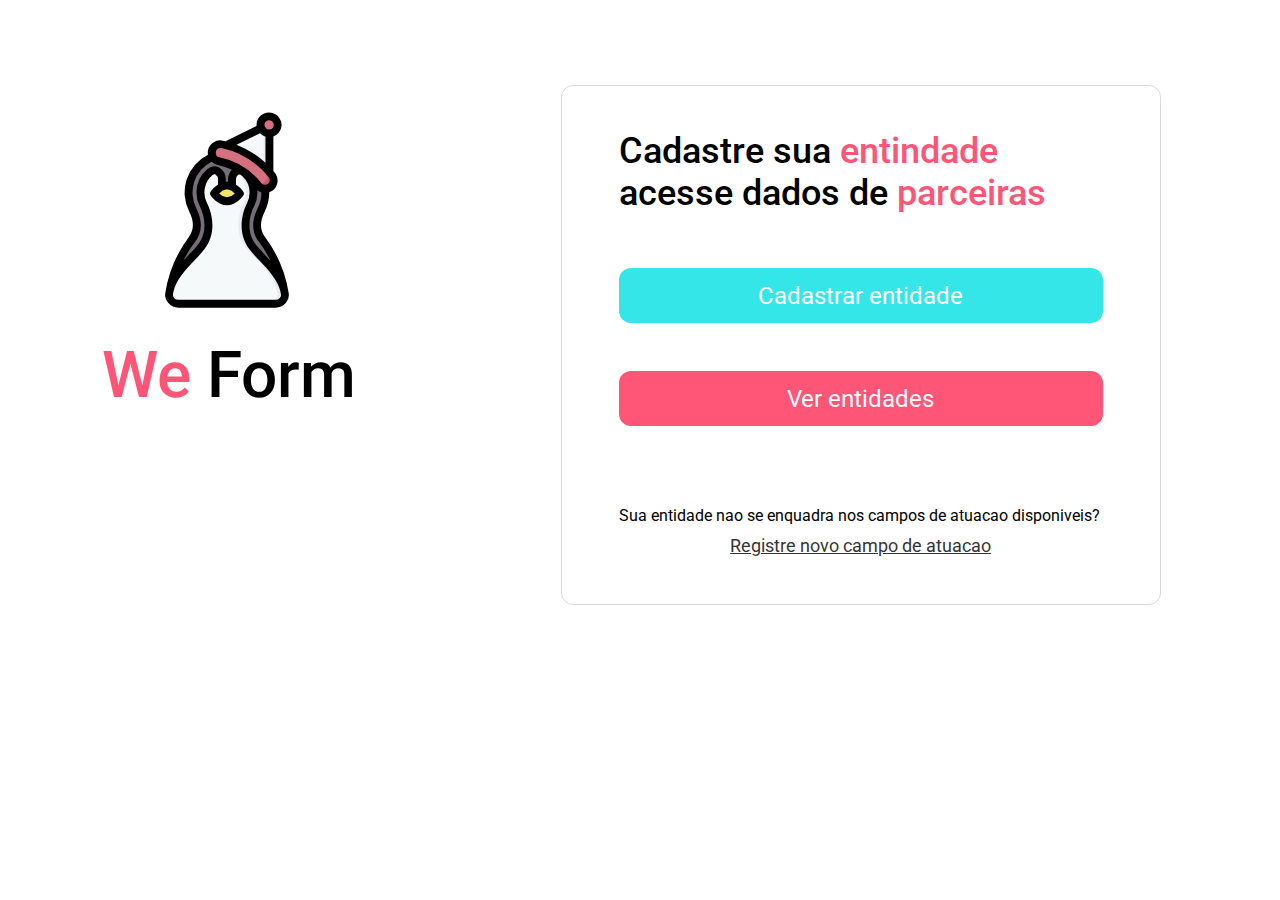
<file: index.html>
<!DOCTYPE html>
<html lang="pt-br">
<head>
    <meta charset="UTF-8">
    <meta name="viewport" content="width=device-width, initial-scale=1.0">
    <title>Document</title>
    <link rel="stylesheet" href="/style/style.css">
    <link rel="preconnect" href="https://fonts.googleapis.com">
    <link rel="preconnect" href="https://fonts.gstatic.com" crossorigin>
    <link href="https://fonts.googleapis.com/css2?family=Roboto:wght@100;300;400;500;700&display=swap" rel="stylesheet">
</head>
<body>
    <div class="content">

        <aside>
            <img src="./assets/img/linux2.svg" alt="">

            <h1><span>We</span> Form</h1>
        </aside>

        <main>
            <h2>Cadastre sua <span>entindade</span> acesse dados de <span>parceiras</span></h2>
            <div class="actions">
                <a href="./cadastro-entidade.html">Cadastrar entidade</a>
                <a href="">Ver entidades</a>
            </div>
            <footer>
                <p>Sua entidade nao se enquadra nos campos de atuacao disponiveis?</p>
                <a href="#">Registre novo campo de atuacao</a>
            </footer>
        </main>
      
    </div>

</body>
</html>
</file>
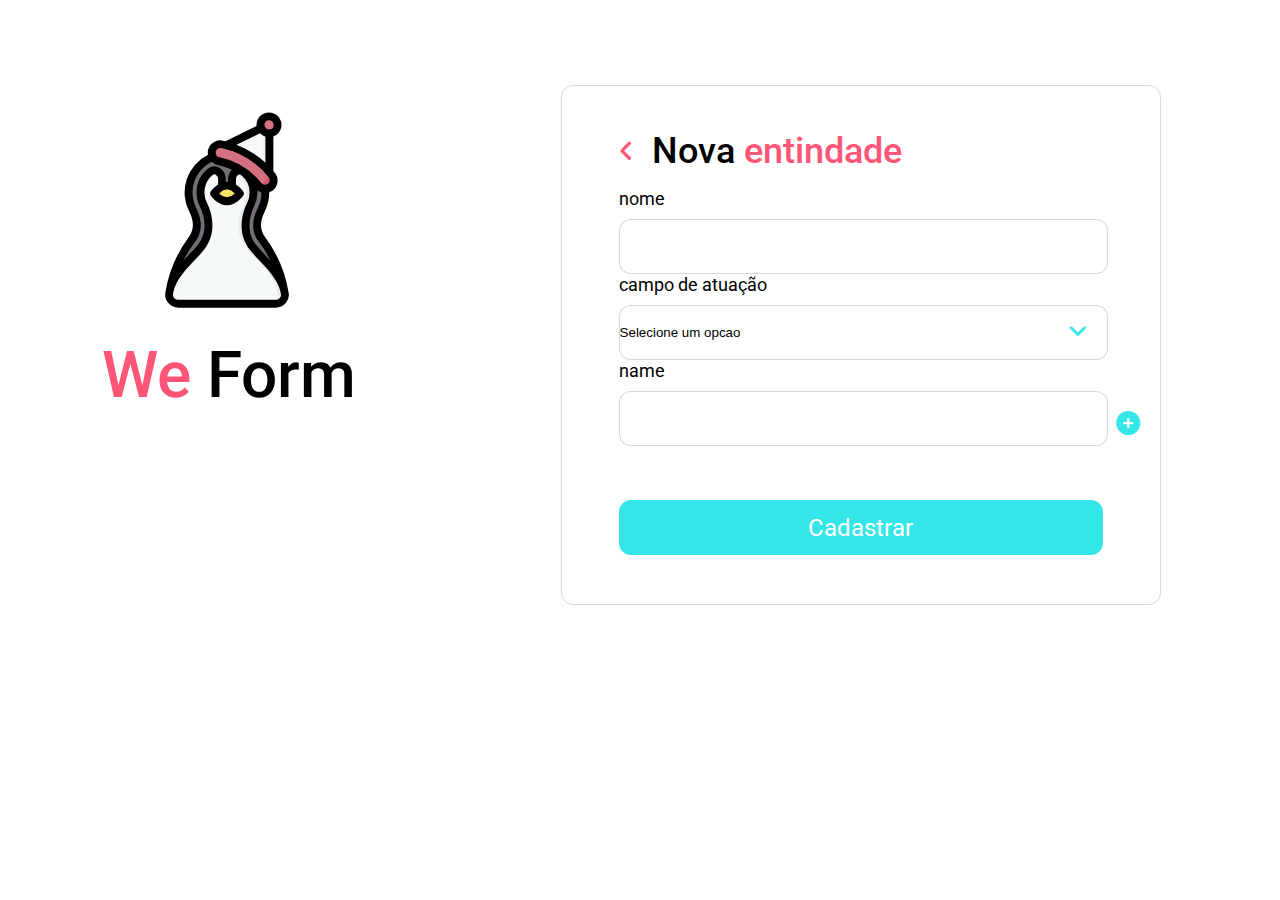
<file: cadastro-entidade.html>
<!DOCTYPE html>
<html lang="pt-br">
<head>
    <meta charset="UTF-8">
    <meta name="viewport" content="width=device-width, initial-scale=1.0">
    <title>Document</title>
    <link rel="stylesheet" href="/style/style.css">
    <link rel="preconnect" href="https://fonts.googleapis.com">
    <link rel="preconnect" href="https://fonts.gstatic.com" crossorigin>
    <link href="https://fonts.googleapis.com/css2?family=Roboto:wght@100;300;400;500;700&display=swap" rel="stylesheet">
    <link rel="stylesheet" href="./assets/fontawesome-free-6.4.2-web/css/all.css">
</head>
<body>
    <div class="content">

        <aside>
            <img src="./assets/img/linux2.svg" alt="">

            <h1><span>We</span> Form</h1>
        </aside>

        <main>

            <header>
                <a href="./index.html">
                    <i class="fa-solid fa-angle-left"></i>
                </a>
                <h2>Nova <span>entindade</span></h2>
            </header>

            <!-- Seria bom colocar o actions para ir para outro pagina em php ou node-->
            <form >
                <label for="input-name">Nome</label>
                <input type="text" id="input-name">

                <label for="input-field">Campo de atuação</label>
                <div class="select-div">
                    <select name="input-field" id="input-field">
                        <option value="">Selecione um opcao</option>
                        <option value="abrigo">Abrigo de animais</option>                    
                    </select>
                </div>
                    <div class="points">
                        <label for="input-points">Name</label>
                        <input type="text" id="input-points">
                        <button>
                        <i class="fa-solid fa-circle-plus"></i>
                    </button>
                </div>

            </form>
            <div class="actions">
                <a href="./cadastro-entidade.html">Cadastrar</a>
            </div>
        </main>
      
    </div>

</body>
</html>
</file>
<file: style/style.css>
* {
    margin: 0;
    padding: 0;
    box-sizing: border-box;
}
:root {
    font-size: 62.5%;
    --default-border: 0.1rem solid rgba(0,0,0,0.15);
    --default-border-radius: 1.2rem; 
}
body {
    font-family: 'Roboto', sans-serif;
    font-size: 1.4rem;
}

.content {
    display: grid;
    grid-template-areas: 
    ". . . . ."
    ". hero . form ."
    ". hero . form ."
    ". . . . ."
    ;
    gap: 8.5rem;
}

main {
    grid-area: form ;
}

aside {
    grid-area: hero;
}

img {
    width: 250px;
}

aside h1 {
    font-size: 64px;
    font-weight: 500;
    line-height: 75px;
}

aside h1 span, main h2 span {
    color: #FF5678;
}

main {
    width: 60rem;
    height: 52rem;
    border: var(--default-border);
    padding: 4.4rem 5.7rem;
    border-radius: var(--default-border-radius);
}

main h2 {
    max-width: 43rem;
    font-size: 3.6rem;
    font-weight: 500;
}

main .actions {
    display: flex;
    flex-flow: column wrap;
    position: relative;
}

main .actions a {
    border-radius: 1.2rem;
    text-decoration: none;
    font-size: 2.4rem;
    height: 5.5rem;
    background-color: #35E6E9;
    color: #fff;

    display: flex;
    justify-content: center;
    align-items: center;
    margin-top: 5.4rem;
}

main .actions a + a {
    background-color: #FF5678;
    margin-top: 4.8rem;
}

main header {
    display: flex;
    gap: 0 1.8rem;
    align-items: center;
}

main header i {
    font-size: 2.4rem;
    color: #FF5678;
}

main footer p {
    font-size: 1.6rem;
    margin-top: 8rem;
}

main footer a {
    margin-top: 1rem;
    font-size: 1.8rem;
    display: block;
    text-align: center;
    color: #353535;
}

main form {
    margin-top: 1.6rem;
}

main form label {
    font-size: 1.8rem;
    font-weight: 400;
    text-transform: lowercase;
    margin-bottom: 1rem;
    display: block;
}

main form :is(input, select) {
    width: 489px;
    height: 5.5rem;

    background: #fff;
    border: var(--default-border) ;
    border-radius: var(--default-border-radius);
}

main form select {
    appearance: none;
}
main form .select-div {
    position: relative;
}

main form .select-div::after {
    top: 1.6rem;
    right: 1.6rem;
    font-size: 2.2rem;
    content: '\f107';
    font-family: 'Font Awesome 6 Free';
    font-weight: 600;
    position: absolute;
    z-index: 1;
    color: #35E6E9;
}
main form .points {
    position: relative;
}

main form input + button {
    position: absolute;
    right: -3.7rem;
    top: calc(2.7rem + 2.3rem);
    background-color: transparent;
    border: none;
    color: #35E6E9;
    font-size: 2.4rem;
    cursor: pointer;
}
</file>
